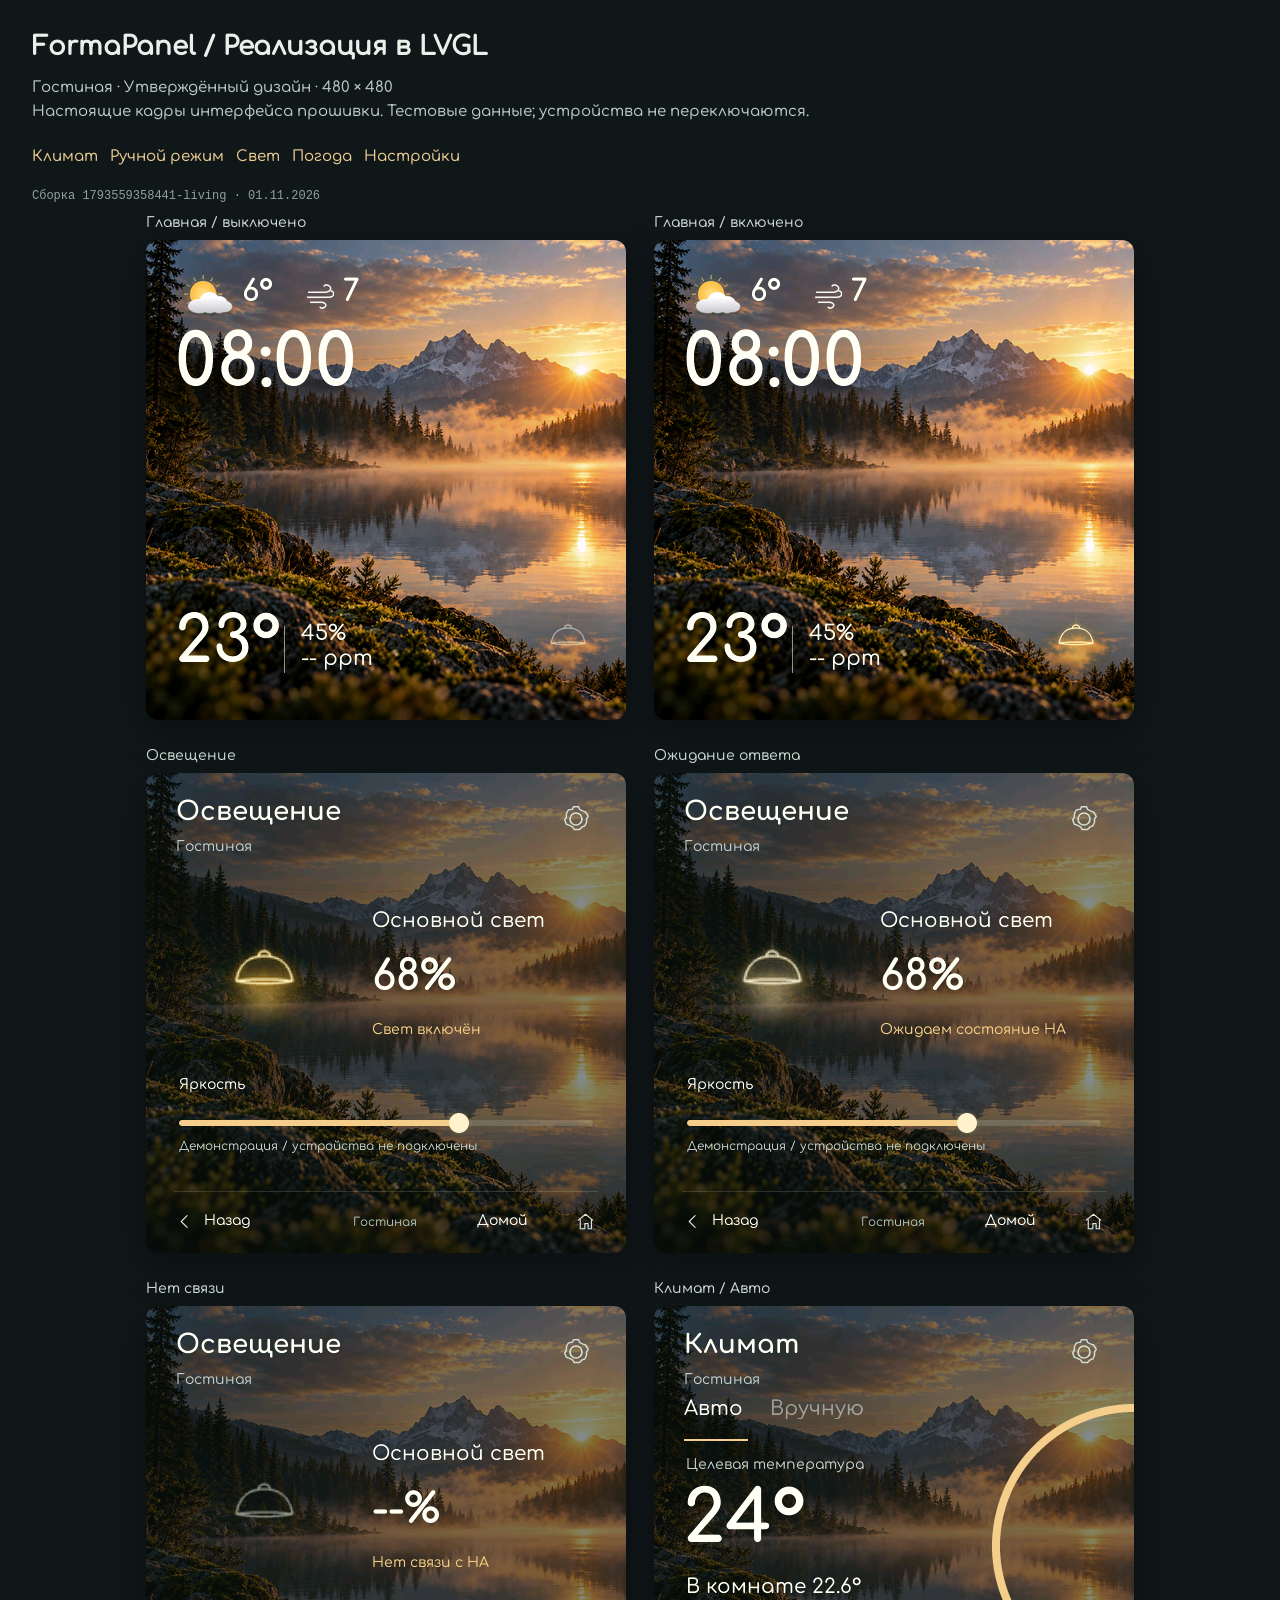
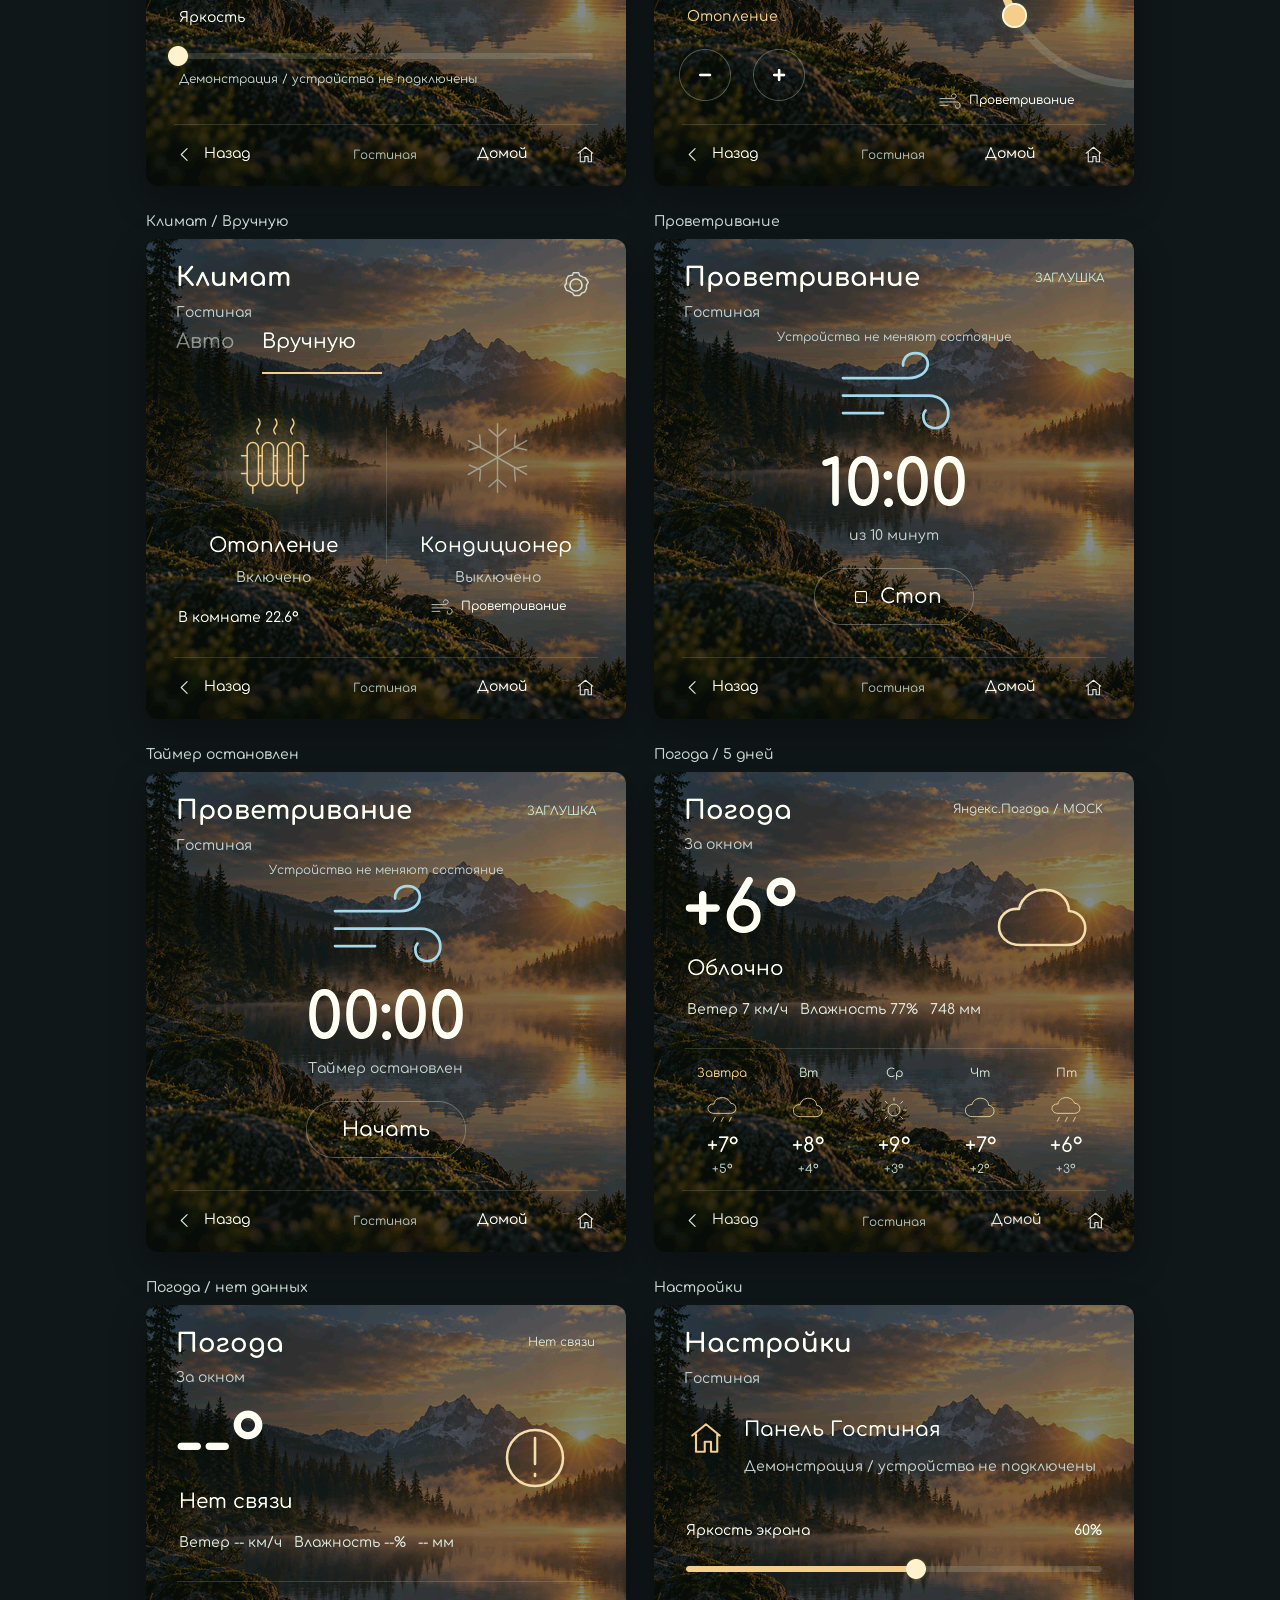
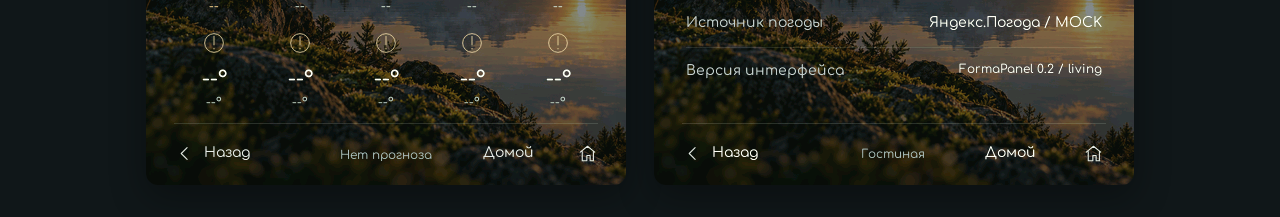
<file: ui/previews/functional-native-2026-11-01/index.html>
<!doctype html><html lang="ru"><meta charset="utf-8"><meta name="viewport" content="width=device-width,initial-scale=1"><title>FormaPanel / Реализация</title><style>@font-face{font-family:C;src:url('../../../assets/source/fonts/comfortaa/Comfortaa-Medium.ttf')}*{box-sizing:border-box}body{margin:0;padding:32px;background:#101719;color:#e9efe9;font:15px C,sans-serif}h1{font-size:26px;margin:0 0 12px}p{color:#b8c9c3;line-height:1.6}nav{display:flex;flex-wrap:wrap;gap:12px;margin:24px 0}a{color:#eacb91;text-decoration:none}.grid{display:grid;grid-template-columns:repeat(auto-fit,minmax(320px,480px));gap:28px;justify-content:center}article{margin:0}h2{font-size:14px;font-weight:500;color:#cbd8d1;margin:0 0 10px}img{display:block;max-width:100%;height:auto;border-radius:12px;box-shadow:0 12px 36px #0005}.meta{font:12px monospace;color:#8ea49a}body.solo{padding:0}.solo header,.solo article{display:none}.solo .grid{display:block}.solo article.shown{display:block}.solo h2{display:none}.solo img{border-radius:0;box-shadow:none}</style><header><h1>FormaPanel / Реализация в LVGL</h1><p>Гостиная · Утверждённый дизайн · 480 × 480<br>Настоящие кадры интерфейса прошивки. Тестовые данные; устройства не переключаются.</p><nav><a href="#climate-auto">Климат</a><a href="#climate-manual">Ручной режим</a><a href="#lighting">Свет</a><a href="#weather">Погода</a><a href="#system">Настройки</a></nav><p class="meta">Сборка 1793559358441-living · 01.11.2026</p></header><main class="grid"><article id="home-off"><h2>Главная / выключено</h2><img src="home-off.png" alt="Главная / выключено" width="480" height="480" loading="eager"></article><article id="home-on"><h2>Главная / включено</h2><img src="home-on.png" alt="Главная / включено" width="480" height="480" loading="eager"></article><article id="lighting"><h2>Освещение</h2><img src="lighting.png" alt="Освещение" width="480" height="480" loading="eager"></article><article id="lighting-pending"><h2>Ожидание ответа</h2><img src="lighting-pending.png" alt="Ожидание ответа" width="480" height="480" loading="eager"></article><article id="lighting-unavailable"><h2>Нет связи</h2><img src="lighting-unavailable.png" alt="Нет связи" width="480" height="480" loading="eager"></article><article id="climate-auto"><h2>Климат / Авто</h2><img src="climate-auto.png" alt="Климат / Авто" width="480" height="480" loading="eager"></article><article id="climate-manual"><h2>Климат / Вручную</h2><img src="climate-manual.png" alt="Климат / Вручную" width="480" height="480" loading="eager"></article><article id="turbo-running"><h2>Проветривание</h2><img src="turbo-running.png" alt="Проветривание" width="480" height="480" loading="eager"></article><article id="turbo-stopped"><h2>Таймер остановлен</h2><img src="turbo-stopped.png" alt="Таймер остановлен" width="480" height="480" loading="eager"></article><article id="weather"><h2>Погода / 5 дней</h2><img src="weather.png" alt="Погода / 5 дней" width="480" height="480" loading="eager"></article><article id="weather-unavailable"><h2>Погода / нет данных</h2><img src="weather-unavailable.png" alt="Погода / нет данных" width="480" height="480" loading="eager"></article><article id="system"><h2>Настройки</h2><img src="system.png" alt="Настройки" width="480" height="480" loading="eager"></article></main><script>const s=new URLSearchParams(location.search).get('screen');if(s){document.body.classList.add('solo');document.getElementById(s)?.classList.add('shown')}</script></html>
</file>
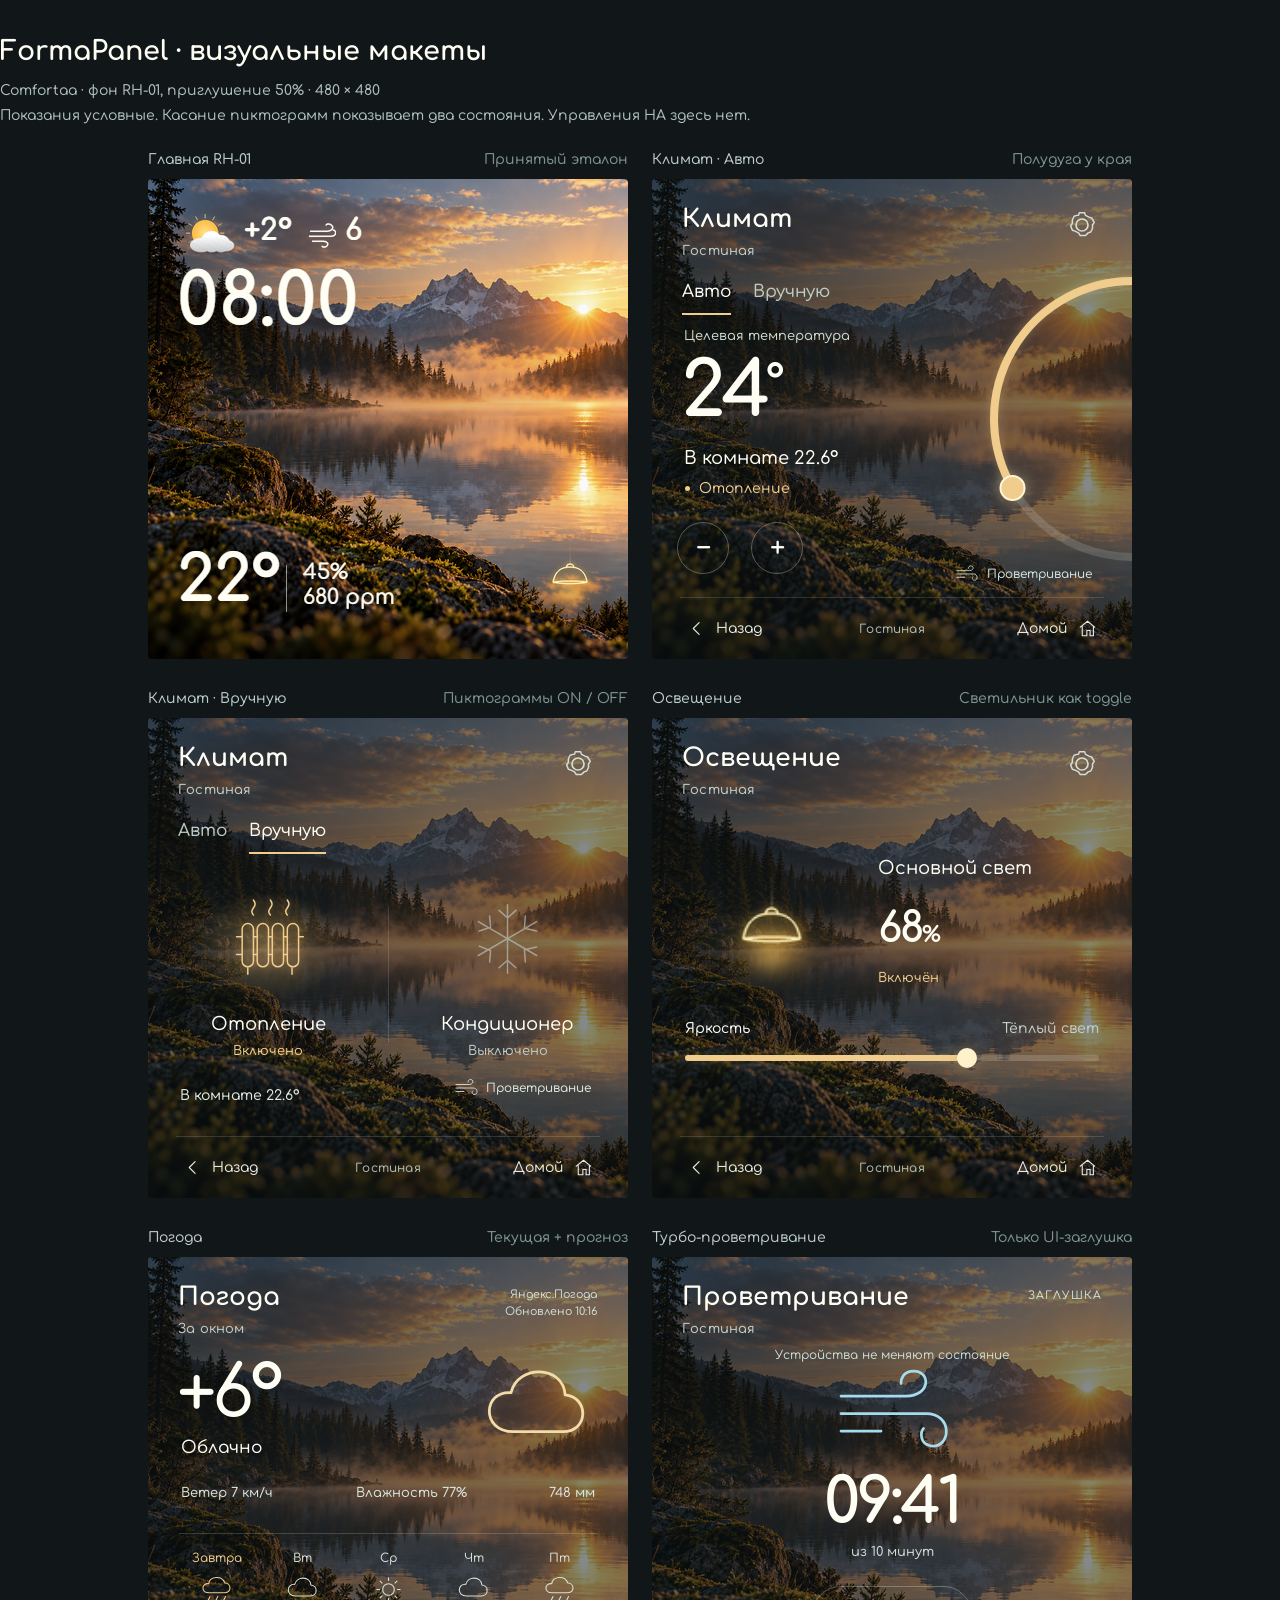
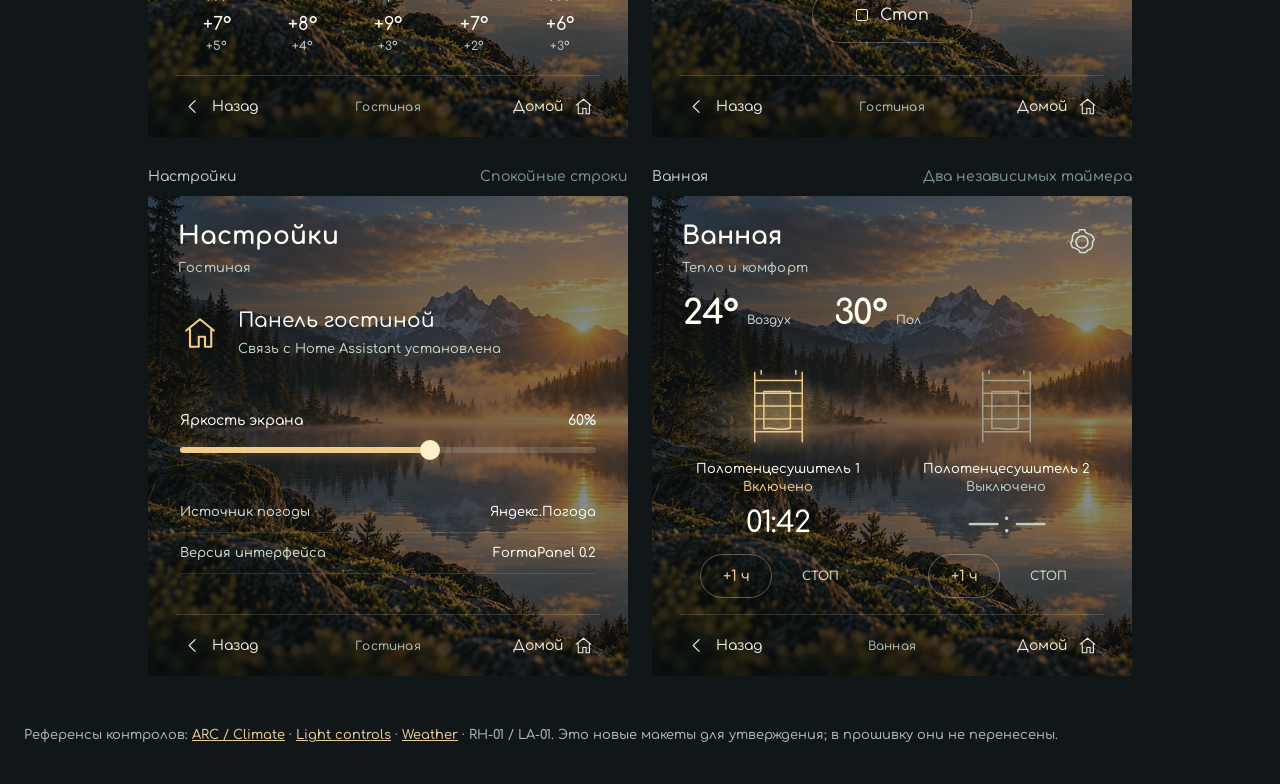
<file: ui/previews/visual-review-01/index.html>
<!doctype html>
<html lang="ru"><head><meta charset="utf-8"><meta name="viewport" content="width=device-width,initial-scale=1">
<title>FormaPanel — визуальное ревью 01</title>
<style>
@font-face{font-family:Comfortaa;src:url('../../../assets/source/fonts/comfortaa/Comfortaa-Bold.ttf');font-weight:700}
@font-face{font-family:Comfortaa;src:url('../../../assets/source/fonts/comfortaa/Comfortaa-Medium.ttf');font-weight:500}
*{box-sizing:border-box}body{margin:0;background:#111718;color:#fffef5;font:500 16px Comfortaa,sans-serif}button,input{font:inherit}button{color:inherit;cursor:pointer}button:focus-visible,input:focus-visible{outline:2px solid #fff1c8;outline-offset:4px}button{border:0;background:none}header{max-width:1512px;margin:0 auto;padding:36px 0 24px}header h1{font-size:27px;margin:0 0 12px}header p{color:#aebfbd;font-size:14px;line-height:1.8;margin:0}.board{display:grid;grid-template-columns:repeat(auto-fit,480px);justify-content:center;gap:32px 24px;padding:0 24px 48px}.frame{width:480px;margin:0}.frame>figcaption{padding:0 0 12px;font-size:14px;color:#bdceca;display:flex;justify-content:space-between}.frame>figcaption span{color:#7e9491}.screen{position:relative;width:480px;height:480px;overflow:hidden;background:#10181a;isolation:isolate;border-radius:4px;--ink:#fffef5;--muted:#c1cfca;--warm:#f0cc8d;--cool:#a4dbed;--active:var(--warm)}
.screen:before{content:"";position:absolute;inset:0;z-index:-2;background:linear-gradient(#10181a80,#10181a80),url('../../../assets/generated/480x480/rh01-background.png') center/cover}.screen>*{position:absolute}.screen .head{top:24px;left:30px;right:28px;display:flex;align-items:start;justify-content:space-between}.head h2{font-size:25px;line-height:1.3;font-weight:700;margin:0}.eyebrow{font-size:13px;color:var(--muted);margin-top:8px;letter-spacing:.2px}.head .small-icon{width:44px;height:44px;display:grid;place-items:center;color:#d4ddd6}.icon{width:32px;height:32px;fill:none;stroke:currentColor;stroke-width:1.7;stroke-linecap:round;stroke-linejoin:round}.nav{bottom:0;left:28px;right:28px;height:62px;display:flex;justify-content:space-between;align-items:center;border-top:1px solid #edf5e526}.nav button{height:52px;min-width:96px;display:flex;gap:9px;align-items:center;font-size:14px;color:#e7eae0}.nav .icon{width:21px;height:21px}.nav button:last-child{justify-content:flex-end}.nav .nav-room{color:#acbeb8;font-size:12px;letter-spacing:.2px}.muted{color:var(--muted)}.gold{color:var(--warm)}.blue{color:var(--cool)}.pill-select{display:flex;gap:22px;align-items:center}.pill-select button{padding:12px 0;color:#bdccc5;font-size:17px;border-bottom:2px solid transparent}.pill-select button.selected{color:var(--ink);border-bottom-color:var(--warm)}
.home:before{display:none}.home-img{width:480px;height:480px;inset:0}.home-hit{inset:332px 2px 20px 366px;width:112px;height:128px}.home .nav{display:none}
/* Climate: one edge half-arc, large temperature, quiet supporting information. */
.climate .pill-select{top:91px;left:30px}.edge-dial{left:342px;top:102px;width:276px;height:276px;overflow:visible;touch-action:none;cursor:ns-resize;fill:none}.edge-dial .track{stroke:#ecf5ed26;stroke-width:8;stroke-linecap:round}.edge-dial .value{stroke:var(--active);stroke-width:8;stroke-linecap:round;filter:drop-shadow(0 0 5px #e9c88955)}.edge-dial .ticks{stroke:#e7eee66b;stroke-width:1}.edge-dial .knob{fill:var(--active);stroke:#fff5d5;stroke-width:2;filter:drop-shadow(0 0 8px #f2cd8d99)}.dial-limits{right:150px;top:111px;font-size:12px;color:#c3cdc3;line-height:263px}.climate .setpoint{left:29px;top:167px;font-size:76px;font-weight:700;letter-spacing:-5px;line-height:1.2}.climate .setpoint sup{font-size:39px;vertical-align:top;position:relative;top:11px;letter-spacing:0}.climate .target-caption{left:32px;top:150px;font-size:13px;color:#ccdbd0}.climate .actual{left:32px;top:269px;font-size:18px}.climate .activity{left:33px;top:302px;font-size:14px;display:flex;gap:9px;align-items:center;color:var(--active)}.dot{width:5px;height:5px;border-radius:50%;background:currentColor;display:inline-block}.stepper{left:25px;top:343px;display:flex;gap:22px}.stepper button{width:52px;height:52px;border:1px solid #f2edd451;border-radius:50%;font-size:28px;line-height:1}.climate .turbo-link{right:34px;bottom:73px;display:flex;align-items:center;gap:9px;font-size:12px;color:#d5e6df}.turbo-link .icon{width:23px;height:23px}.climate.cool{--active:var(--cool)}.climate.cool .activity{color:var(--cool)}
/* Two-state pictograms; the artwork is the toggle, never a switch-shaped widget. */
.icon-toggle{display:flex;flex-direction:column;align-items:center;justify-content:start;gap:10px;min-width:136px;position:relative;color:#c4d0cc;touch-action:manipulation}.icon-toggle .art{position:relative;display:grid;place-items:center;width:132px;height:130px;isolation:isolate}.icon-toggle .art:before{content:"";position:absolute;inset:15px -12px 0;border-radius:50%;background:radial-gradient(ellipse,#efbe6d5c,transparent 68%);opacity:0;z-index:-1;transition:opacity .2s}.icon-toggle .art svg{width:79px;height:87px;stroke:currentColor;fill:none;stroke-width:1.6;stroke-linecap:round;stroke-linejoin:round;opacity:.6;transition:.2s}.icon-toggle.on{color:var(--warm)}.icon-toggle.on .art:before{opacity:1}.icon-toggle.on .art svg{opacity:1;filter:drop-shadow(0 0 4px #e9b86a80)}.icon-toggle.cool.on{color:var(--cool)}.icon-toggle.cool .art:before{background:radial-gradient(ellipse,#84d5f54a,transparent 68%)}.icon-toggle.cool.on .art svg{filter:drop-shadow(0 0 4px #9fdef17a)}.icon-toggle .label{font-size:18px;color:var(--ink)}.icon-toggle .state{font-size:13px;color:#bdccc4}.icon-toggle.on .state{color:var(--active)}.manual .pill-select{top:91px;left:30px}.manual .manual-row{left:48px;right:48px;top:155px;display:flex;justify-content:space-between}.manual .manual-row:after{content:"";position:absolute;left:50%;top:33px;width:1px;height:137px;background:#e7eee026}.manual .ambient-info{left:32px;top:370px;font-size:14px;color:#e3eadf}.manual .turbo-link{right:31px;top:357px;display:flex;align-items:center;gap:8px;font-size:12px;color:#dce9e3}.manual .turbo-link .icon{width:24px}
.lighting .primary-lamp{left:41px;top:102px;width:157px;height:199px;display:flex;align-items:center;justify-content:center}.primary-lamp img{height:188px;width:161px;object-fit:contain;filter:drop-shadow(0 0 14px #e0b46624)}.lighting .light-title{left:226px;top:136px;font-size:18px;line-height:1.6}.lighting .light-title strong{font-size:42px;display:block;font-weight:700;margin-top:12px;letter-spacing:-2px}.lighting .light-title small{font-size:13px;color:var(--warm)}.light-controls{left:33px;right:33px;top:303px}.range-caption{display:flex;justify-content:space-between;font-size:14px;margin-bottom:19px}.range-line{height:6px;border-radius:6px;background:#e6eee52b;position:relative}.range-line:before{content:"";height:100%;width:var(--pct,68%);position:absolute;left:0;top:0;border-radius:6px;background:var(--warm);box-shadow:0 0 14px #f0ca8640}.range-line:after{content:"";position:absolute;left:calc(var(--pct,68%) - 10px);top:-7px;width:20px;height:20px;border-radius:50%;background:#fff1ca;box-shadow:0 0 15px #d6ab6c80}.range-hit{position:absolute;inset:-22px 0;width:100%;height:48px;opacity:0;cursor:ew-resize}.light-controls .hint{font-size:11px;color:#c5d1c8;line-height:1.6;margin-top:20px}
.weather .current{left:29px;top:97px;font-size:72px;letter-spacing:-4px}.weather .weather-art{right:39px;top:108px;width:104px;height:90px;color:#f3dcaa}.weather .weather-art .icon{width:104px;height:90px;stroke-width:1.3;filter:drop-shadow(0 0 6px #f5d19a4a)}.weather .condition{left:33px;top:181px;font-size:17px}.weather .weather-meta{left:33px;right:33px;top:229px;display:flex;justify-content:space-between;font-size:13px;color:#dae5dc}.weather .forecast{left:31px;right:31px;top:276px;display:flex;justify-content:space-between;border-top:1px solid #e6ecdf30;padding-top:17px}.forecast .day{width:75px;display:flex;align-items:center;flex-direction:column;gap:9px;font-size:12px;color:#d4e1d6}.forecast .day:first-child{color:var(--warm)}.forecast .icon{width:31px;height:31px}.forecast .temps{font-size:18px;color:var(--ink)}.forecast .temps small{color:#becdc4;font-size:12px;display:block;text-align:center;margin-top:5px}.weather .source{right:31px;top:30px;font-size:11px;color:#d1dfd4;text-align:right;line-height:1.5}
.turbo .demo-badge{right:30px;top:32px;font-size:11px;letter-spacing:1px;color:#c4e4df}.turbo .breeze{left:179px;top:111px;width:120px;height:86px;color:var(--cool)}.breeze .icon{width:120px;height:86px;stroke-width:1.1}.turbo .remaining{left:0;right:0;top:210px;font-size:63px;font-weight:700;text-align:center;letter-spacing:-3px}.turbo .duration{left:0;right:0;top:288px;text-align:center;font-size:13px;color:#cfddd3}.turbo .stop{left:160px;top:329px;width:160px;height:57px;display:flex;gap:12px;justify-content:center;align-items:center;color:#eff5e9;border:1px solid #e5efdd48;border-radius:30px;font-size:16px}.stop .stop-mark{width:12px;height:12px;border:1.5px solid #eff4e7;border-radius:2px}.turbo .mock-note{left:28px;right:28px;top:91px;font-size:12px;color:#cddbd0;text-align:center}
.system .system-intro{left:32px;right:32px;top:113px;display:flex;gap:18px;align-items:center}.system-intro .icon{width:40px;height:40px;color:var(--warm)}.system-intro strong{font-size:20px;font-weight:500}.system-intro small{display:block;margin-top:10px;font-size:13px;color:#c4d7ca}.system .brightness{left:32px;right:32px;top:217px}.system .info-rows{left:32px;right:32px;top:296px}.info-row{display:flex;justify-content:space-between;padding:13px 0;font-size:13px;border-bottom:1px solid #e4f0dd20}.info-row span{color:#d0dfd1}
.bath .climate-strip{left:31px;right:31px;top:98px;display:flex;gap:43px}.climate-strip>div{display:flex;align-items:baseline;gap:9px}.climate-strip strong{font-size:34px;font-weight:700;letter-spacing:-1px}.climate-strip span{font-size:12px;color:#d3e0d5}.bath .towels{left:30px;right:30px;top:159px;display:flex;justify-content:space-between}.towel{width:192px;text-align:center}.towel .icon-toggle{min-width:0;width:100%;gap:4px;padding:0}.towel .art{height:103px}.towel .art svg{height:84px}.towel .icon-toggle .label{font-size:13px}.towel .timer{font-size:29px;letter-spacing:-1px;margin-top:12px}.towel .timer.idle{color:#bdcec0}.towel .timer-controls{display:flex;gap:12px;justify-content:center;margin-top:15px}.timer-controls button{height:44px;min-width:72px;font-size:15px}.timer-controls .extend{border:1px solid #edd7a45c;border-radius:24px;color:var(--warm)}.timer-controls .stop-towel{color:#d9e7d9;font-size:12px}.legend{max-width:1512px;padding:0 24px 36px;margin:auto;color:#a9bcb2;font-size:13px;line-height:1.8}.legend a{color:#e9cf9e}.off .art:before{opacity:0}.solo{background:#10181a}.solo header,.solo .legend,.solo figcaption{display:none}.solo .board{display:block;padding:0}.solo .frame{display:none}.solo .frame.shown{display:block}.solo .screen{border-radius:0}.solo{width:480px;height:480px;overflow:hidden}
.weather .head .small-icon,.turbo .head .small-icon,.system .head .small-icon{display:none}.lighting .hint{visibility:hidden}
@media(max-width:600px){header{padding:24px}header h1{font-size:22px}.board{display:block;padding:0 0 32px}.frame{margin:0 auto 30px}.frame>figcaption{padding:0 16px 12px}}@media(prefers-reduced-motion:reduce){*{transition:none!important}}
</style></head><body>
<svg style="position:absolute;width:0;height:0;overflow:hidden" aria-hidden="true"><defs>
<symbol id="back" viewBox="0 0 32 32"><path d="M20 7 11 16l9 9"/></symbol>
<symbol id="home" viewBox="0 0 32 32"><path d="m5 14 11-9 11 9M8 13v14h7v-8h5v8h5V13"/></symbol>
<symbol id="gear" viewBox="0 0 32 32"><circle cx="16" cy="16" r="6"/><path d="m12 5 1-3h6l1 3 4 2 3 1 3 5-2 3v4l-2 4-3 1-3 3h-6l-2-3-4-2-3-1-2-5 2-3v-4l2-4 3-1Z" transform="translate(2 2) scale(.875)"/></symbol>
<symbol id="wind" viewBox="0 0 48 32"><path d="M4 10h26c10 0 10-10 3-10-4 0-5 3-5 5M4 17h34c11 0 10 14 2 13-5-1-4-6-3-7M4 24h16"/></symbol>
<symbol id="cloud" viewBox="0 0 48 40"><path d="M13 30H36c12 0 12-16 1-17C36-1 15-1 12 12-1 11-2 30 13 30Z"/></symbol>
<symbol id="rain" viewBox="0 0 48 40"><path d="M12 25h25c11 0 10-15 0-15C32-3 13 0 12 11 0 10 0 25 12 25ZM14 31l-3 6m15-6-3 6m15-6-3 6"/></symbol>
<symbol id="sun" viewBox="0 0 48 40"><circle cx="24" cy="20" r="9"/><path d="M24 2v4m0 28v4M6 20h4m28 0h4M11 7l3 3m20 20 3 3M11 33l3-3M34 10l3-3"/></symbol>
<symbol id="radiator" viewBox="0 0 84 92"><rect x="14" y="29" width="12" height="46" rx="6"/><rect x="30" y="29" width="12" height="46" rx="6"/><rect x="46" y="29" width="12" height="46" rx="6"/><rect x="62" y="29" width="12" height="46" rx="6"/><path d="M8 43h6m12 0h4m12 0h4m12 0h4m12 0h5M8 62h6m12 0h4m12 0h4m12 0h4M20 76v7m47-7v7M26 20c-6-7 6-8 0-16m18 16c-6-7 6-8 0-16m18 16c-6-7 6-8 0-16"/></symbol>
<symbol id="snow" viewBox="0 0 84 92"><path d="M42 9v73M11 27l62 36M11 63l62-36M33 15l9 8 9-8M33 76l9-8 9 8M12 37l12-4-1-12M61 70l-1-13 13-3M12 53l12 5-1 12M61 21l-1 13 13 3"/></symbol>
<symbol id="towel" viewBox="0 0 84 92"><path d="M16 8v76M68 8v76M16 17h52M16 31h52M16 45h52M16 59h52M16 73h52M23 10V6m38 4V6"/><path d="M26 29h29v40c-11 4-21-2-29 1Z" fill="#bfcac013"/></symbol>
</defs></svg>
<header><h1>FormaPanel · визуальные макеты</h1><p>Comfortaa · фон RH-01, приглушение 50% · 480 × 480<br>Показания условные. Касание пиктограмм показывает два состояния. Управления HA здесь нет.</p></header>
<main class="board" id="board"></main>
<div class="legend">Референсы контролов: <a href="https://github.com/agillis/esphome-modular-lvgl-buttons/blob/main/ui/climate/README.md">ARC / Climate</a> · <a href="https://jtenniswood.github.io/espcontrol/card-types/lights">Light controls</a> · <a href="https://jtenniswood.github.io/espcontrol/card-types/weather">Weather</a> · RH-01 / LA-01. Это новые макеты для утверждения; в прошивку они не перенесены.</div>
<script>
const icon=(name,cls='')=>`<svg class="icon ${cls}" aria-hidden="true"><use href="#${name}"/></svg>`;
const head=(title,room='Гостиная')=>`<div class="head"><div><h2>${title}</h2><div class="eyebrow">${room}</div></div><button class="small-icon" aria-label="Настройки">${icon('gear')}</button></div>`;
const nav=(room='Гостиная')=>`<nav class="nav"><button aria-label="Назад">${icon('back')}Назад</button><span class="nav-room">${room}</span><button aria-label="Домой">Домой${icon('home')}</button></nav>`;
const tabs=manual=>`<div class="pill-select"><button class="${manual?'':'selected'}" data-mode="auto">Авто</button><button class="${manual?'selected':''}" data-mode="manual">Вручную</button></div>`;
const toggle=(name,label,on,cool=false)=>`<button class="icon-toggle ${on?'on':''} ${cool?'cool':''}" aria-label="${label}" aria-pressed="${on}" data-toggle><span class="art"><svg viewBox="0 0 84 92"><use href="#${name}"/></svg></span><span class="label">${label}</span><span class="state">${on?'Включено':'Выключено'}</span></button>`;
const arc=`<svg class="edge-dial" viewBox="0 0 276 276" role="slider" aria-label="Целевая температура" aria-valuemin="16" aria-valuemax="28" aria-valuenow="24" tabindex="0"><path class="track" d="M138 0 A138 138 0 0 0 138 276"/><path class="value" d="M138 0 A138 138 0 0 0 18.5 207"/><circle class="knob" cx="18.5" cy="207" r="12"/></svg>`;
const frames=[
['home','Главная RH-01','Принятый эталон',`<section class="screen home"><img class="home-img" src="../rh01-font-comfortaa-2026-11-01.png" alt="Принятая главная RH-01, Comfortaa"></section>`],
['climate','Климат · Авто','Полудуга у края',`<section class="screen climate">${head('Климат')}${tabs(false)}<div class="target-caption">Целевая температура</div><div class="setpoint"><span data-temp>24</span><sup>°</sup></div><div class="actual">В комнате <span>22.6°</span></div><div class="activity"><i class="dot"></i>Отопление</div>${arc}<div class="stepper"><button data-step="-0.5" aria-label="Уменьшить температуру">−</button><button data-step="0.5" aria-label="Увеличить температуру">+</button></div><button class="turbo-link">${icon('wind')}Проветривание</button>${nav()}</section>`],
['manual','Климат · Вручную','Пиктограммы ON / OFF',`<section class="screen manual">${head('Климат')}${tabs(true)}<div class="manual-row">${toggle('radiator','Отопление',true)}${toggle('snow','Кондиционер',false,true)}</div><div class="ambient-info">В комнате 22.6°</div><button class="turbo-link">${icon('wind')}Проветривание</button>${nav()}</section>`],
['lighting','Освещение','Светильник как toggle',`<section class="screen lighting">${head('Освещение')}<button class="primary-lamp" aria-label="Основной свет" aria-pressed="true"><img src="../../../assets/generated/480x480/rh01-lamp-on.png" alt="Свет включён"></button><div class="light-title">Основной свет<strong data-light-level>68<span style="font-size:22px">%</span></strong><small data-light-state>Включён</small></div><div class="light-controls"><div class="range-caption"><span>Яркость</span><span class="muted">Тёплый свет</span></div><div class="range-line"><input class="range-hit" type="range" min="0" max="100" value="68" aria-label="Яркость света"></div><div class="hint">Диммер появится только при поддержке светильника</div></div>${nav()}</section>`],
['weather','Погода','Текущая + прогноз',`<section class="screen weather">${head('Погода','За окном')}<div class="source">Яндекс.Погода<br>Обновлено 10:16</div><div class="current">+6°</div><div class="condition">Облачно</div><div class="weather-art">${icon('cloud')}</div><div class="weather-meta"><span>Ветер 7 км/ч</span><span>Влажность 77%</span><span>748 мм</span></div><div class="forecast">${[['Завтра','rain','+7°','+5°'],['Вт','cloud','+8°','+4°'],['Ср','sun','+9°','+3°'],['Чт','cloud','+7°','+2°'],['Пт','rain','+6°','+3°']].map(([d,i,h,l])=>`<div class="day"><span>${d}</span>${icon(i)}<span class="temps">${h}<small>${l}</small></span></div>`).join('')}</div>${nav()}</section>`],
['turbo','Турбо-проветривание','Только UI-заглушка',`<section class="screen turbo">${head('Проветривание')}<div class="demo-badge">ЗАГЛУШКА</div><div class="mock-note">Устройства не меняют состояние</div><div class="breeze">${icon('wind')}</div><div class="remaining">09:41</div><div class="duration">из 10 минут</div><button class="stop"><span class="stop-mark"></span><span>Стоп</span></button>${nav()}</section>`],
['system','Настройки','Спокойные строки',`<section class="screen system">${head('Настройки')}<div class="system-intro">${icon('home')}<div><strong>Панель гостиной</strong><small>Связь с Home Assistant установлена</small></div></div><div class="brightness"><div class="range-caption"><span>Яркость экрана</span><span data-brightness>60%</span></div><div class="range-line" style="--pct:60%"><input class="range-hit" type="range" min="10" max="100" value="60" aria-label="Яркость панели"></div></div><div class="info-rows"><div class="info-row"><span>Источник погоды</span>Яндекс.Погода</div><div class="info-row"><span>Версия интерфейса</span>FormaPanel 0.2</div></div>${nav()}</section>`],
['bathroom','Ванная','Два независимых таймера',`<section class="screen bath">${head('Ванная','Тепло и комфорт')}<div class="climate-strip"><div><strong>24°</strong><span>Воздух</span></div><div><strong>30°</strong><span>Пол</span></div></div><div class="towels">${[true,false].map((on,i)=>`<div class="towel">${toggle('towel',`Полотенцесушитель ${i+1}`,on)}<div class="timer ${on?'':'idle'}">${on?'01:42':'— : —'}</div><div class="timer-controls"><button class="extend">+1 ч</button><button class="stop-towel">СТОП</button></div></div>`).join('')}</div>${nav('Ванная')}</section>`]
];
document.getElementById('board').innerHTML=frames.map(([id,title,sub,content])=>`<figure class="frame" data-screen="${id}"><figcaption>${title}<span>${sub}</span></figcaption>${content}</figure>`).join('');
const selected=new URLSearchParams(location.search).get('screen');if(selected){document.body.classList.add('solo');document.querySelector(`[data-screen="${selected}"]`)?.classList.add('shown')}
document.querySelectorAll('[data-toggle]').forEach(b=>b.onclick=()=>{const on=b.classList.toggle('on');b.setAttribute('aria-pressed',on);b.querySelector('.state').textContent=on?'Включено':'Выключено'});
function setTemp(value){const s=document.querySelector('.climate'),v=Math.min(28,Math.max(16,Math.round(value*2)/2));s.querySelector('[data-temp]').textContent=Number.isInteger(v)?v:v.toFixed(1);const angle=(v-16)/12*Math.PI-Math.PI/2,x=138-138*Math.cos(angle),y=138+138*Math.sin(angle);s.querySelector('.value').setAttribute('d',`M138 0 A138 138 0 0 0 ${x} ${y}`);const knob=s.querySelector('.knob');knob.setAttribute('cx',x);knob.setAttribute('cy',y);s.querySelector('.edge-dial').setAttribute('aria-valuenow',v)}
document.querySelectorAll('[data-step]').forEach(b=>b.onclick=()=>setTemp(+document.querySelector('[data-temp]').textContent+ +b.dataset.step));
const dial=document.querySelector('.edge-dial');function drag(e){const r=dial.getBoundingClientRect(),x=138-(e.clientX-r.left)*276/r.width,y=(e.clientY-r.top)*276/r.height-138;setTemp(16+(Math.atan2(y,Math.max(0,x))+Math.PI/2)/Math.PI*12)}dial.onpointerdown=e=>{dial.setPointerCapture(e.pointerId);drag(e)};dial.onpointermove=e=>{if(dial.hasPointerCapture(e.pointerId))drag(e)};dial.onkeydown=e=>{if(['ArrowUp','ArrowRight','ArrowDown','ArrowLeft'].includes(e.key)){e.preventDefault();setTemp(+dial.getAttribute('aria-valuenow')+(['ArrowUp','ArrowRight'].includes(e.key)?.5:-.5))}};
document.querySelector('.primary-lamp').onclick=function(){const on=this.getAttribute('aria-pressed')!=='true';this.setAttribute('aria-pressed',on);this.querySelector('img').src=`../../../assets/generated/480x480/rh01-lamp-${on?'on':'off'}.png`;document.querySelector('[data-light-state]').textContent=on?'Включён':'Выключен';document.querySelector('.light-controls').style.opacity=on?1:.55};
document.querySelectorAll('.range-hit').forEach(r=>r.oninput=()=>{r.parentElement.style.setProperty('--pct',r.value+'%');const b=r.closest('.brightness');if(b)b.querySelector('[data-brightness]').textContent=r.value+'%';else document.querySelector('[data-light-level]').innerHTML=r.value+'<span style="font-size:22px">%</span>'});
document.querySelector('.stop').onclick=()=>{document.querySelector('.remaining').textContent='00:00';document.querySelector('.duration').textContent='Остановлено'};
document.querySelectorAll('.towel').forEach(t=>{let minutes=t.querySelector('.timer').classList.contains('idle')?0:102;function update(){t.querySelector('.timer').textContent=minutes?String(Math.floor(minutes/60)).padStart(2,'0')+':'+String(minutes%60).padStart(2,'0'):'— : —';t.querySelector('.timer').classList.toggle('idle',!minutes);const b=t.querySelector('[data-toggle]');b.classList.toggle('on',!!minutes);b.setAttribute('aria-pressed',!!minutes);b.querySelector('.state').textContent=minutes?'Включено':'Выключено'}t.querySelector('.extend').onclick=()=>{minutes+=60;update()};t.querySelector('.stop-towel').onclick=()=>{minutes=0;update()};t.querySelector('[data-toggle]').onclick=()=>{minutes=minutes?0:60;update()}});
document.querySelectorAll('[data-mode]').forEach(b=>b.onclick=()=>document.querySelector(`[data-screen="${b.dataset.mode==='auto'?'climate':'manual'}"]`).scrollIntoView({behavior:'smooth',block:'center'}));
document.fonts.ready.then(()=>{
 document.documentElement.dataset.ready='true';
 if(new URLSearchParams(location.search).has('qa')){
  const errors=[];
  for(const im of document.querySelectorAll('img'))if(!im.complete||!im.naturalWidth)errors.push('image:'+im.src);
  const toggle=document.querySelector('.manual [data-toggle]'),initial=toggle.getAttribute('aria-pressed');toggle.click();if(toggle.getAttribute('aria-pressed')===initial)errors.push('toggle');toggle.click();
  setTemp(27);if(document.querySelector('[data-temp]').textContent!=='27')errors.push('arc');setTemp(24);
  const stop=document.querySelector('.stop');stop.click();if(document.querySelector('.remaining').textContent!=='00:00')errors.push('stop');
  document.querySelector('.remaining').textContent='09:41';document.querySelector('.duration').textContent='из 10 минут';
  for(const f of document.querySelectorAll('.frame')){const s=f.querySelector('.screen'),r=s.getBoundingClientRect();if(!r.width)continue;for(const c of s.children){const b=c.getBoundingClientRect();if(b.width&&b.height&&(b.left<r.left-.5||b.top<r.top-.5||b.right>r.right+.5||b.bottom>r.bottom+.5))errors.push(f.dataset.screen+':bounds:'+c.className)}}
  document.documentElement.dataset.qa=errors.length?errors.join('|'):'PASS';
 }
});
</script></body></html>
</file>
